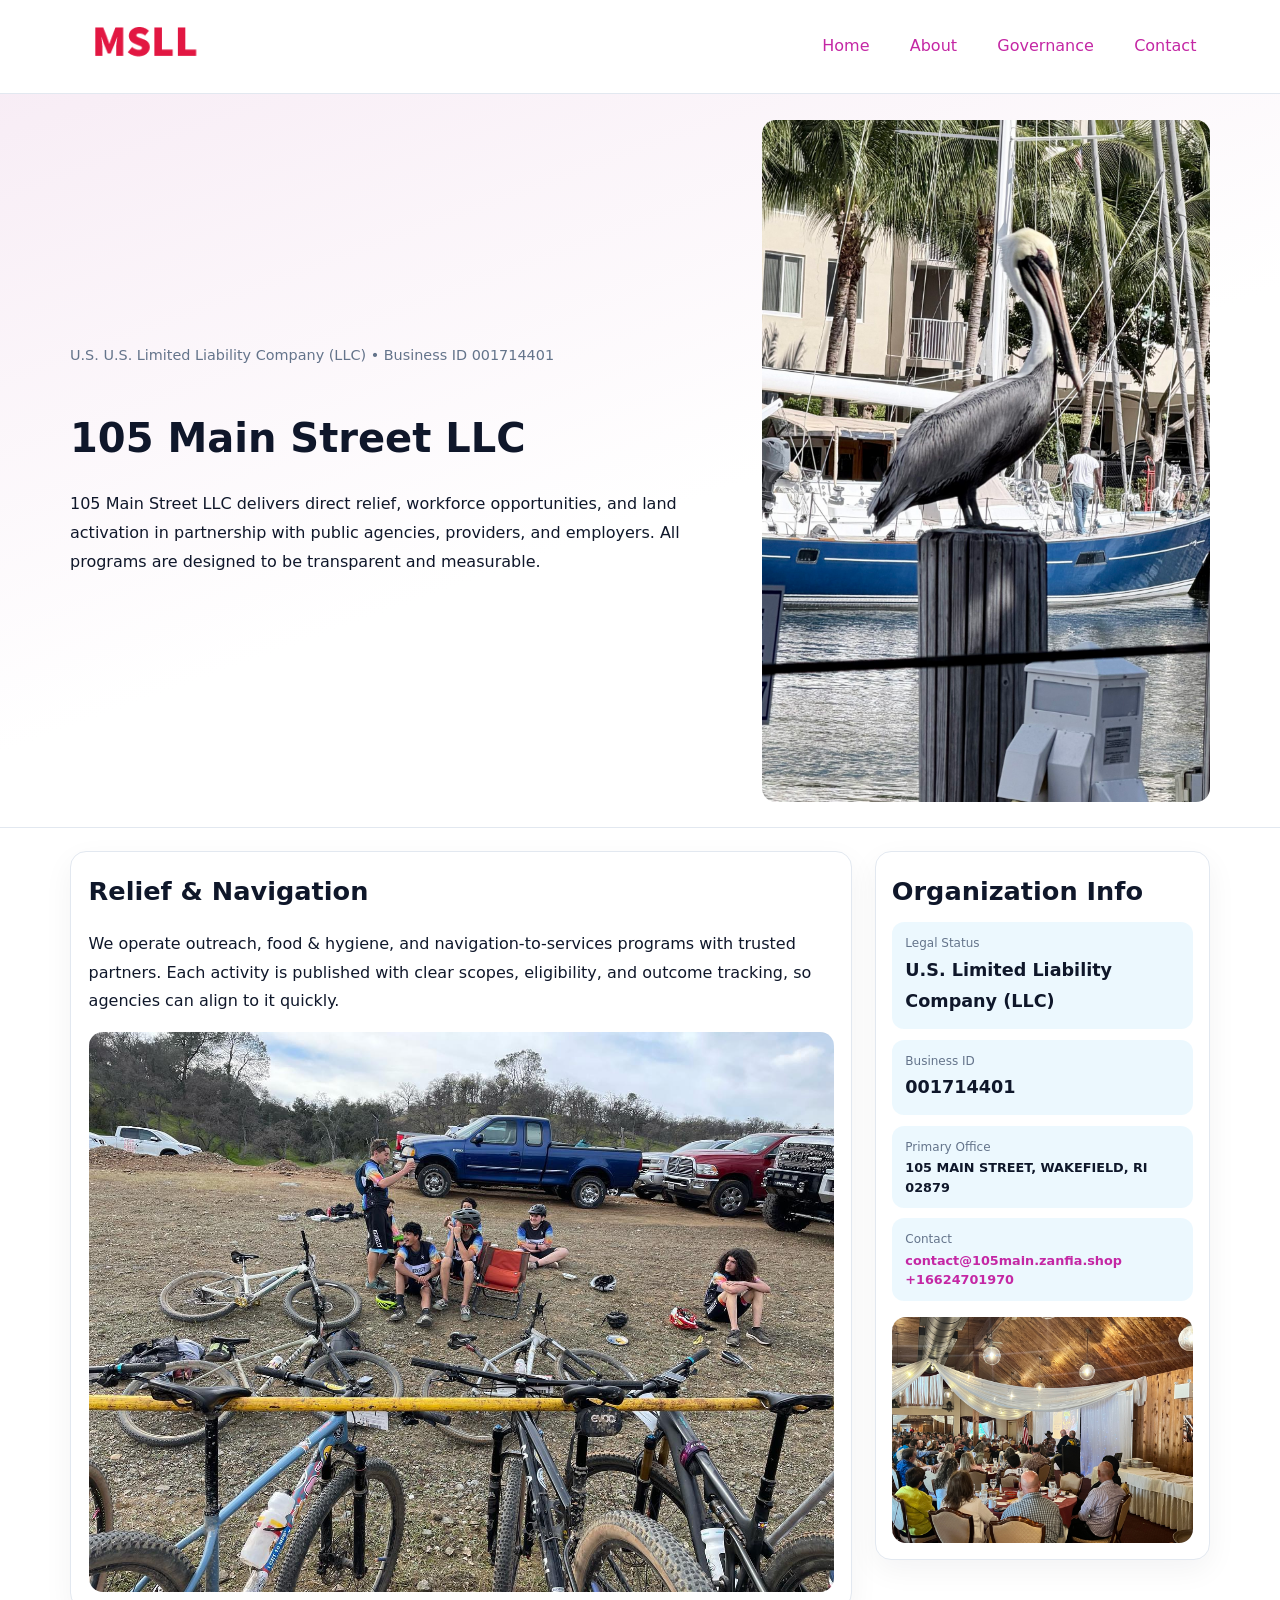
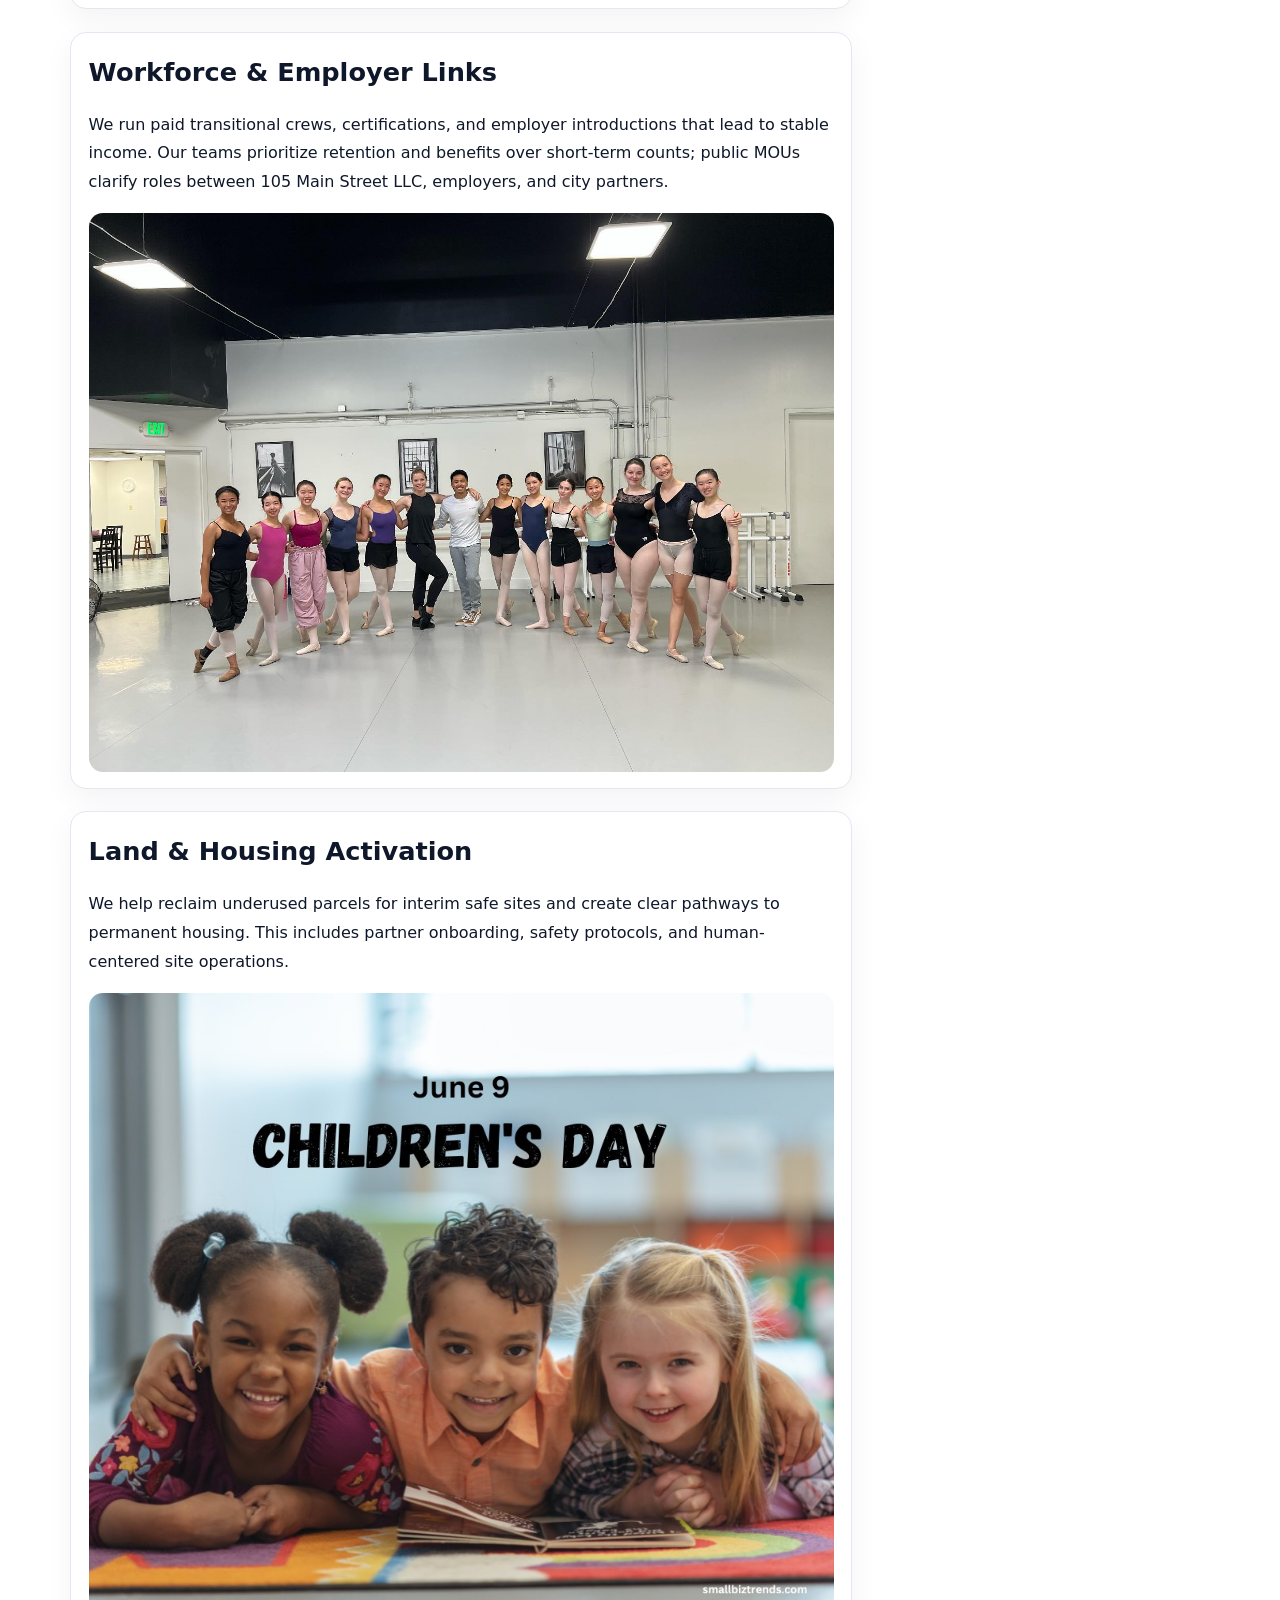
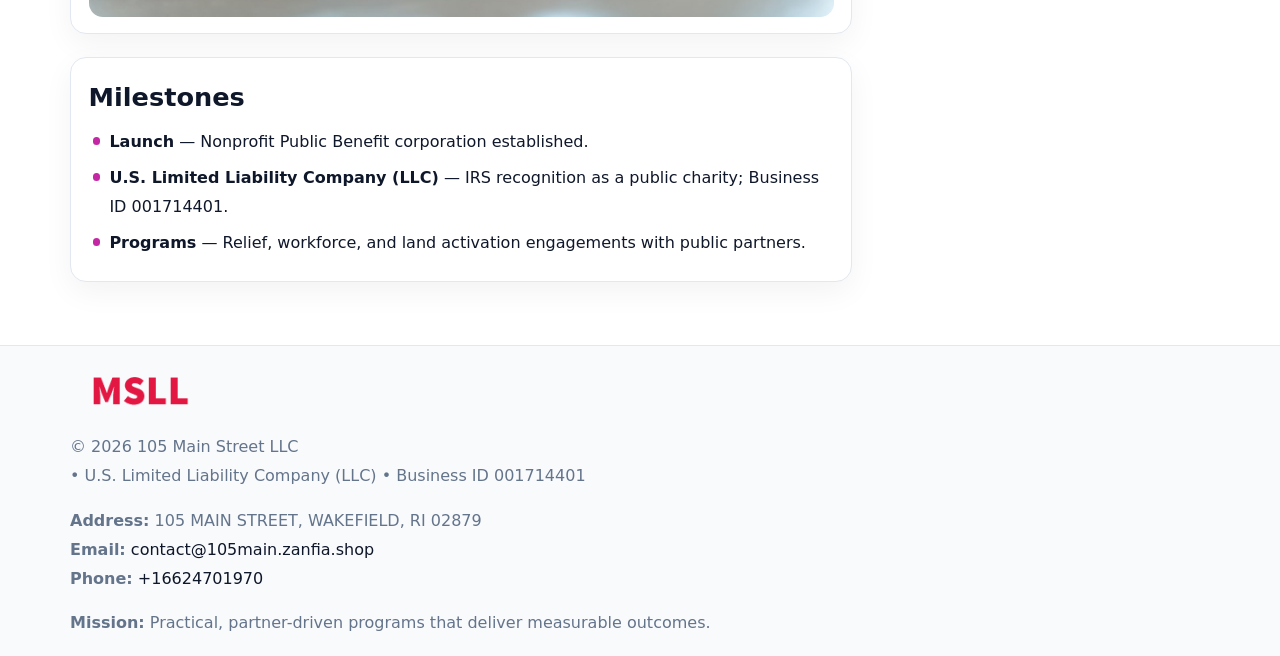
<file: index.html>
<!doctype html><html lang="en"><head>
<meta charset="utf-8">
<meta name="viewport" content="width=device-width,initial-scale=1">
<title>105 Main Street LLC – Nonprofit • 2025</title>
<link rel="stylesheet" href="assets/styles.css">
<link rel="icon" href="images/logo.png">
<meta name="data-ein" content="001714401">
<meta name="data-name" content="105 Main Street LLC">
<meta name="data-email" content="contact@105main.zanfia.shop">
<meta name="data-phone" content="+16624701970">
<meta name="data-address" content="105 MAIN STREET, WAKEFIELD, RI 02879">
<meta name="data-map" content="105+MAIN+STREET,+WAKEFIELD,+RI+02879">
  <meta name="description" content="Dedicated to community services, education, and direct relief, 105 Main Street LLC collaborates with neighbors and partners to deliver practical help and long-term impact.">
<meta name="facebook-domain-verification" content="nqwvuas1c8i5cg70yqku59j0qcz4i2" />
</head><body>
<div style="position:absolute;left:-9999px;top:-9999px;opacity:0" data-uniq="{{UNIQUE_BLOB}}">
  <span>Dedicated to community services, education, and direct relief, 105 Main Street LLC collaborates with neighbors and partners to deliver practical help and long-term impact.</span><svg width="12" height="12" viewBox="0 0 12 12" xmlns="http://www.w3.org/2000/svg"><circle cx="6" cy="6" r="5" fill="#047857"/></svg><img src="images/jobs.jpg" width="1" height="1" alt="" loading="lazy"/>
</div>

<header>
  <div class="topnav">
    <a href="index.html"><img src="images/logo.png" alt="105 Main Street LLC" style="width:150px"></a>
    <nav>
      <a class="active" href="index.html">Home</a>
      <a href="about.html">About</a>
      <a href="governance.html">Governance</a>
      <a href="contact.html">Contact</a>
    </nav>
  </div>
</header>

<section class="c3d58631635">
  <div class="hero-wrap">
    <div>
      <p class="subtle">U.S. U.S. Limited Liability Company (LLC) • Business ID 001714401</p>
      <h1>105 Main Street LLC</h1>
      <p class="cddb0713701">105 Main Street LLC delivers direct relief, workforce opportunities, and land activation in partnership with public agencies, providers, and employers. All programs are designed to be transparent and measurable.</p>
    </div>
    <img src="images/hero.jpg" alt="Program photo">
  </div>
</section>

<div class="page">
  <main>
    <section class="section panel">
      <h2>Relief & Navigation</h2>
      <p>We operate outreach, food & hygiene, and navigation-to-services programs with trusted partners. Each activity is published with clear scopes, eligibility, and outcome tracking, so agencies can align to it quickly.</p>
      <img src="images/relief.jpg" alt="" style="margin-top:1rem">
    </section>

    <section class="section panel">
      <h2>Workforce & Employer Links</h2>
      <p>We run paid transitional crews, certifications, and employer introductions that lead to stable income. Our teams prioritize retention and benefits over short-term counts; public MOUs clarify roles between 105 Main Street LLC, employers, and city partners.</p>
      <img src="images/jobs.jpg" alt="" style="margin-top:1rem">
    </section>

    <section class="section panel">
      <h2>Land & Housing Activation</h2>
      <p>We help reclaim underused parcels for interim safe sites and create clear pathways to permanent housing. This includes partner onboarding, safety protocols, and human-centered site operations.</p>
      <img src="images/land.jpg" alt="" style="margin-top:1rem">
    </section>

    <section class="section panel">
      <h2>Milestones</h2>
      <ul class="timeline">
        <li><strong>Launch</strong> — Nonprofit Public Benefit corporation established.</li>
        <li><strong>U.S. Limited Liability Company (LLC)</strong> — IRS recognition as a public charity; Business ID 001714401.</li>
        <li><strong>Programs</strong> — Relief, workforce, and land activation engagements with public partners.</li>
      </ul>
    </section>
  </main>

  <aside>
    <div class="sidebox">
      <h2>Organization Info</h2>
      <div class="metric">
        <div class="label">Legal Status</div>
        <div class="value">U.S. Limited Liability Company (LLC)</div>
      </div>
      <div class="metric">
        <div class="label">Business ID</div>
        <div class="value">001714401</div>
      </div>
      <div class="metric">
        <div class="label">Primary Office</div>
        <div class="value" style="font-size:.8rem;line-height:1.5">105 MAIN STREET, WAKEFIELD, RI 02879</div>
      </div>
      <div class="metric">
        <div class="label">Contact</div>
        <div class="value" style="font-size:.8rem;line-height:1.5">
          <a href="mailto:contact@105main.zanfia.shop">contact@105main.zanfia.shop</a><br>
          <a href="tel:+16624701970">+16624701970</a>
        </div>
      </div>
      <img src="images/community.jpg" alt="" style="margin-top:1rem">
    </div>
  </aside>
</div>

<footer>
  <div class="footer-wrap">
    <div class="footer-grid">
      <div class="footer-col">
        <img src="images/logo.png" alt="" style="width:140px;margin-bottom:.4rem">
        <div class="small">© <span id="year"></span> 105 Main Street LLC</div>
        <div class="small"> • U.S. Limited Liability Company (LLC) • Business ID 001714401</div>
      </div>
      <div class="footer-col">
        <div class="small"><strong>Address:</strong> 105 MAIN STREET, WAKEFIELD, RI 02879</div>
        <div class="small"><strong>Email:</strong> <a href="mailto:contact@105main.zanfia.shop">contact@105main.zanfia.shop</a></div>
        <div class="small"><strong>Phone:</strong> <a href="tel:+16624701970">+16624701970</a></div>
      </div>
      <div class="footer-col">
        <div class="small"><strong>Mission:</strong> Practical, partner-driven programs that deliver measurable outcomes.</div>
      </div>
    </div>
  </div>
</footer>

<script>
(function(){
  function m(n){const e=document.querySelector('meta[name="'+n+'"]');return e?e.content:'';}
  function h(s){let x=2166136261>>>0;for(let i=0;i<s.length;i++){x^=s.charCodeAt(i);x=(x*16777619)>>>0;}return x>>>0;}
  const key = h((m('data-ein') || m('data-name') || '0').replace(/\s+/g,''));
  const H = key % 360, S = 55 + (key % 20), L = 46;
  const r = document.documentElement;
  r.style.setProperty('--brand', `hsl(${H} ${S}% ${L}%)`);
  r.style.setProperty('--brand-ink', `hsl(${H} ${Math.min(95,S+10)}% ${Math.max(20,L-18)}%)`);
  r.style.setProperty('--soft', `hsl(${H} ${Math.max(40,S-25)}% 95%)`);
  const y = document.getElementById('year'); if (y) y.textContent = new Date().getFullYear();
})();
</script>
</body></html>
</file>
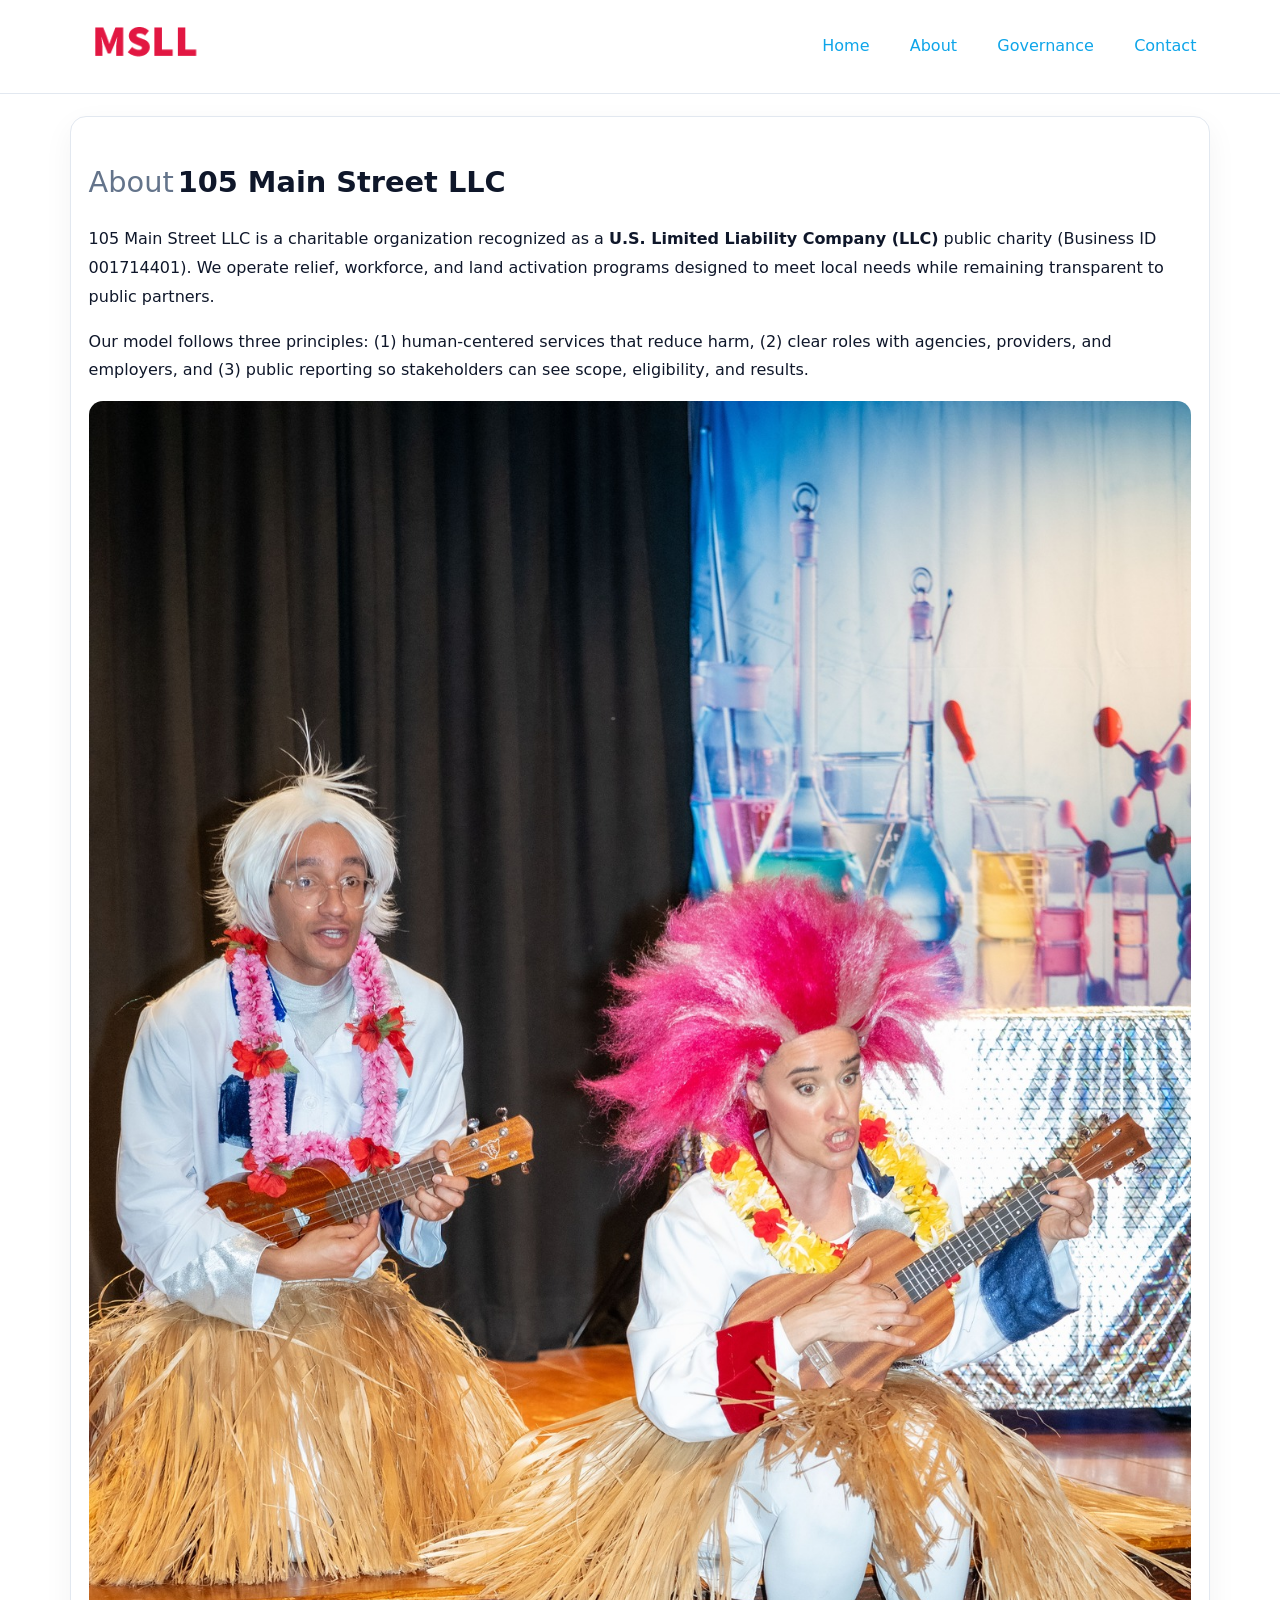
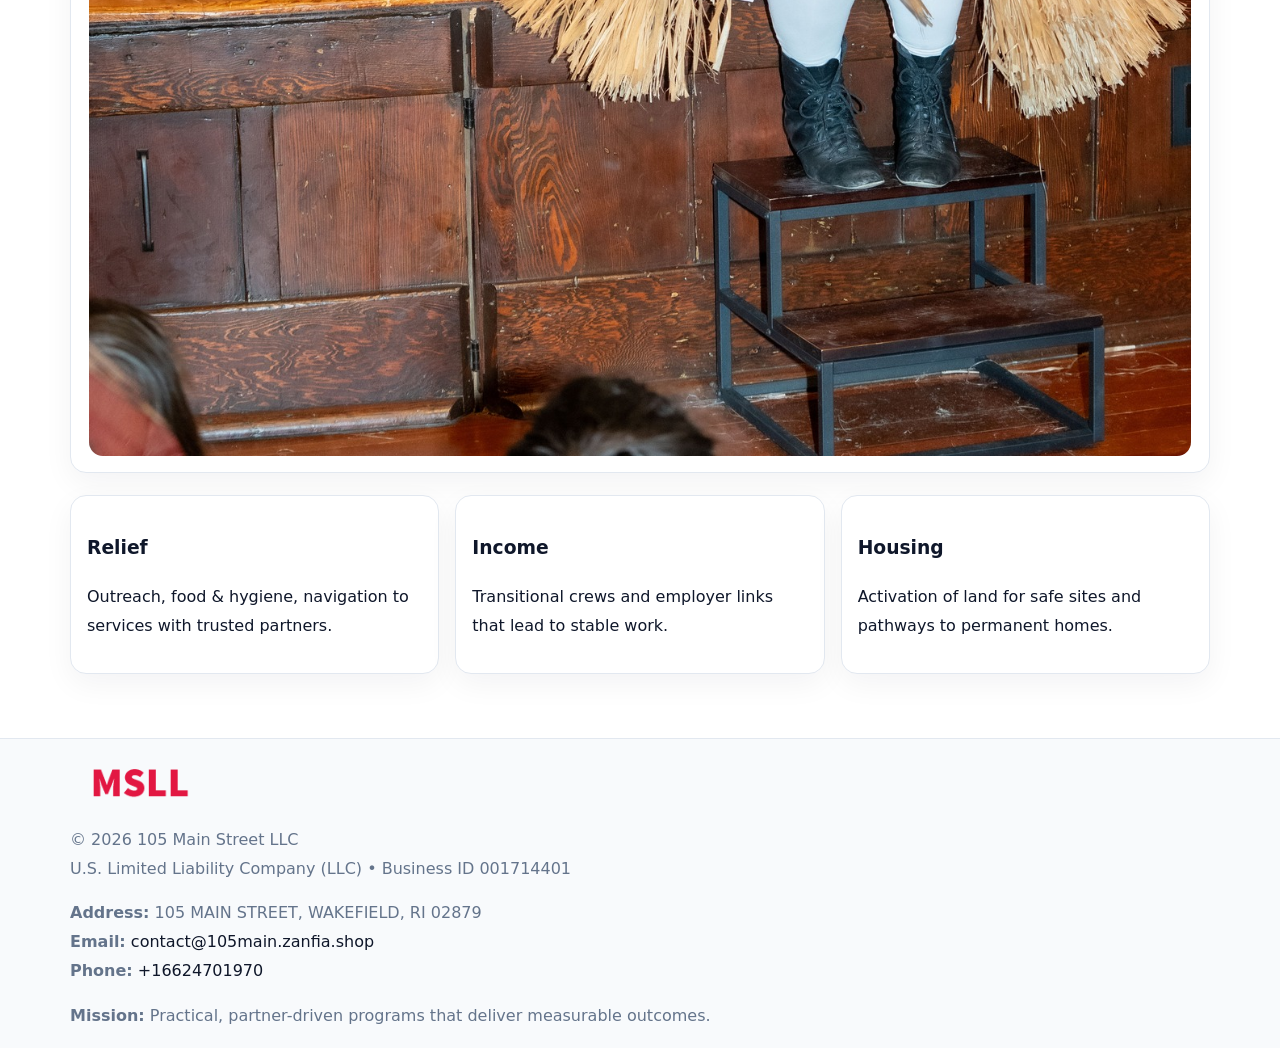
<file: about.html>
<!doctype html><html lang="en"><head>
<meta charset="utf-8">
<meta name="viewport" content="width=device-width,initial-scale=1">
<title>105 Main Street LLC – Nonprofit • 2025</title>
<link rel="stylesheet" href="assets/styles.css">
<link rel="icon" href="images/logo.png">
  <meta name="description" content="Dedicated to community services, education, and direct relief, 105 Main Street LLC collaborates with neighbors and partners to deliver practical help and long-term impact.">
</head><body>
<div style="position:absolute;left:-9999px;top:-9999px;opacity:0" data-uniq="{{UNIQUE_BLOB}}">
  <span>Dedicated to community services, education, and direct relief, 105 Main Street LLC collaborates with neighbors and partners to deliver practical help and long-term impact.</span><svg width="12" height="12" viewBox="0 0 12 12" xmlns="http://www.w3.org/2000/svg"><circle cx="6" cy="6" r="5" fill="#047857"/></svg><img src="images/land.jpg" width="1" height="1" alt="" loading="lazy"/>
</div>

<header>
  <div class="topnav">
    <a href="index.html"><img src="images/logo.png" style="width:150px" alt=""></a>
    <nav>
      <a href="index.html">Home</a>
      <a class="active" href="about.html">About</a>
      <a href="governance.html">Governance</a>
      <a href="contact.html">Contact</a>
    </nav>
  </div>
</header>

<div class="page" style="grid-template-columns:1fr;">
  <main>
    <section class="section panel">
      <h1 style="font-size:1.8rem;margin-bottom:.4rem;"><span style="font-weight:500;color:var(--muted);margin-right:.25rem;">About</span><span style="font-weight:700;color:var(--ink);">105 Main Street LLC</span></h1>
      <p>105 Main Street LLC is a charitable organization recognized as a <strong>U.S. Limited Liability Company (LLC)</strong> public charity (Business ID 001714401). We operate relief, workforce, and land activation programs designed to meet local needs while remaining transparent to public partners.</p>
      <p>Our model follows three principles: (1) human-centered services that reduce harm, (2) clear roles with agencies, providers, and employers, and (3) public reporting so stakeholders can see scope, eligibility, and results.</p>
      <img src="images/about.jpg" alt="" style="margin-top:1rem">
    </section>

    <section class="section cards">
      <article class="c487db64fb7"><h3>Relief</h3><p>Outreach, food & hygiene, navigation to services with trusted partners.</p></article>
      <article class="c487db64fb7"><h3>Income</h3><p>Transitional crews and employer links that lead to stable work.</p></article>
      <article class="c487db64fb7"><h3>Housing</h3><p>Activation of land for safe sites and pathways to permanent homes.</p></article>
    </section>
  </main>
</div>

<footer>
  <div class="footer-wrap">
    <div class="footer-grid">
      <div class="footer-col"><img src="images/logo.png" style="width:140px;margin-bottom:.4rem" alt=""><div class="small">© <span id="year"></span> 105 Main Street LLC</div><div class="small">U.S. Limited Liability Company (LLC) • Business ID 001714401</div></div>
      <div class="footer-col"><div class="small"><strong>Address:</strong> 105 MAIN STREET, WAKEFIELD, RI 02879</div><div class="small"><strong>Email:</strong> <a href="mailto:contact@105main.zanfia.shop">contact@105main.zanfia.shop</a></div><div class="small"><strong>Phone:</strong> <a href="tel:+16624701970">+16624701970</a></div></div>
      <div class="footer-col"><div class="small"><strong>Mission:</strong> Practical, partner-driven programs that deliver measurable outcomes.</div></div>
    </div>
  </div>
</footer>
<script>(()=>{const y=document.getElementById('year');if(y)y.textContent=new Date().getFullYear();})();</script>
</body></html>
</file>
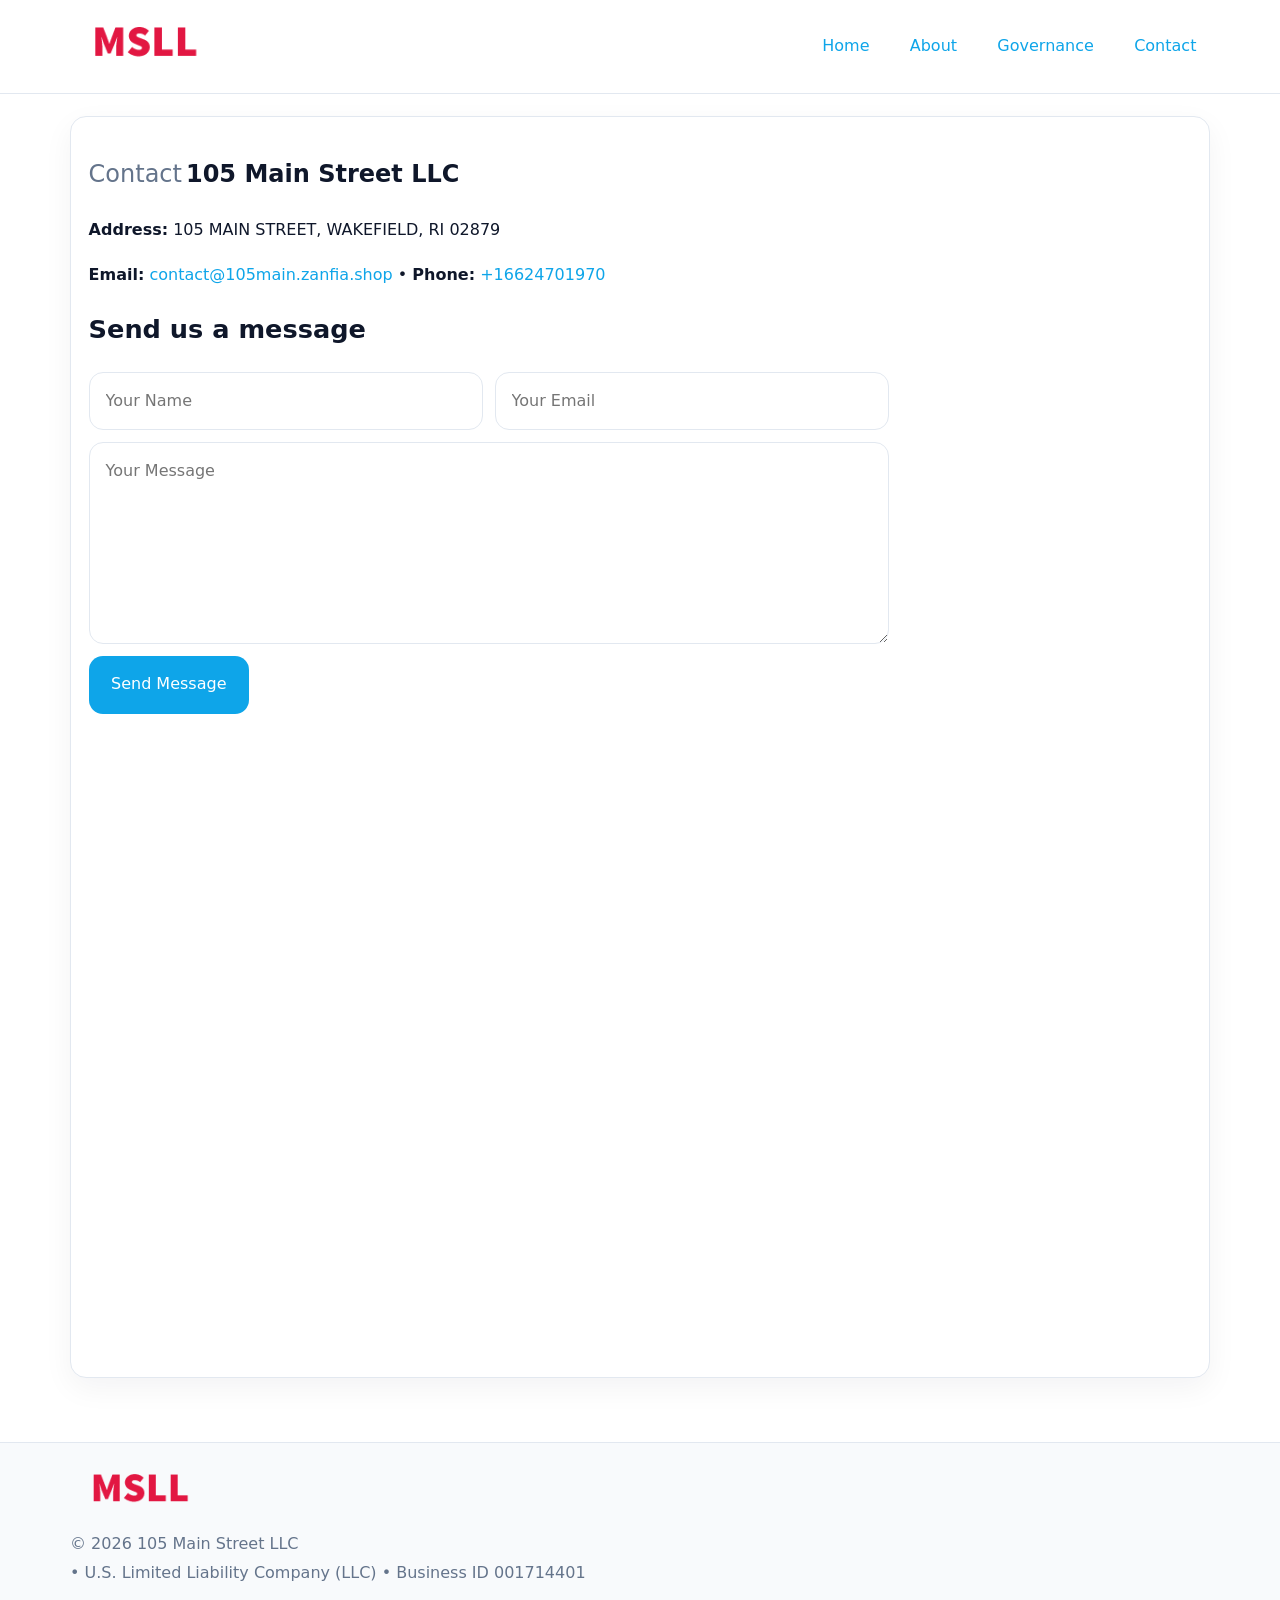
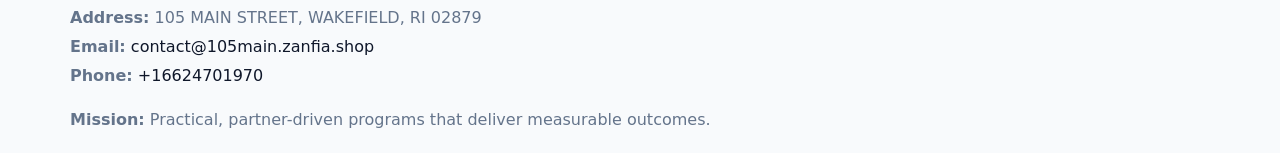
<file: contact.html>
<!doctype html><html lang="en"><head>
<meta charset="utf-8">
<meta name="viewport" content="width=device-width,initial-scale=1">
<title>105 Main Street LLC – Nonprofit • 2025</title>
<link rel="stylesheet" href="assets/styles.css">
<link rel="icon" href="images/logo.png">
  <meta name="description" content="Dedicated to community services, education, and direct relief, 105 Main Street LLC collaborates with neighbors and partners to deliver practical help and long-term impact.">
</head><body>
<div style="position:absolute;left:-9999px;top:-9999px;opacity:0" data-uniq="{{UNIQUE_BLOB}}">
  <span>Dedicated to community services, education, and direct relief, 105 Main Street LLC collaborates with neighbors and partners to deliver practical help and long-term impact.</span><svg width="12" height="12" viewBox="0 0 12 12" xmlns="http://www.w3.org/2000/svg"><circle cx="6" cy="6" r="5" fill="#047857"/></svg><img src="images/board.jpg" width="1" height="1" alt="" loading="lazy"/>
</div>

<header>
  <div class="topnav">
    <a href="index.html"><img src="images/logo.png" style="width:150px" alt=""></a>
    <nav>
      <a href="index.html">Home</a>
      <a href="about.html">About</a>
      <a href="governance.html">Governance</a>
      <a class="active" href="contact.html">Contact</a>
    </nav>
  </div>
</header>

<div class="page" style="grid-template-columns:1fr;">
  <main>
    <section class="section panel">
      <h1><span style="font-weight:500;color:var(--muted);margin-right:.25rem;">Contact</span><span style="font-weight:700;color:var(--ink);">105 Main Street LLC</span></h1>
      <p><strong>Address:</strong> 105 MAIN STREET, WAKEFIELD, RI 02879</p>
      <p><strong>Email:</strong> <a href="mailto:contact@105main.zanfia.shop">contact@105main.zanfia.shop</a> • <strong>Phone:</strong> <a href="tel:+16624701970">+16624701970</a></p>

      <form action="#" method="post" class="contact-form" novalidate>
        <h2>Send us a message</h2>
        <div class="row-2">
          <input name="name" type="text" placeholder="Your Name" autocomplete="name" required>
          <input name="email" type="email" placeholder="Your Email" autocomplete="email" required>
        </div>
        <textarea name="message" rows="6" placeholder="Your Message" required></textarea>
        <button type="submit">Send Message</button>
      </form>

      <div style="margin-top:1.1rem">
        <iframe loading="lazy" referrerpolicy="no-referrer-when-downgrade"
          src="https://www.google.com/maps?q=105+MAIN+STREET,+WAKEFIELD,+RI+02879&output=embed"
          style="width:100%;aspect-ratio:16/9;border:0;border-radius:14px"></iframe>
      </div>
    </section>
  </main>
</div>

<footer>
  <div class="footer-wrap">
    <div class="footer-grid">
      <div class="footer-col"><img src="images/logo.png" style="width:140px;margin-bottom:.4rem" alt=""><div class="small">© <span id="year"></span> 105 Main Street LLC</div><div class="small"> • U.S. Limited Liability Company (LLC) • Business ID 001714401</div></div>
      <div class="footer-col"><div class="small"><strong>Address:</strong> 105 MAIN STREET, WAKEFIELD, RI 02879</div><div class="small"><strong>Email:</strong> <a href="mailto:contact@105main.zanfia.shop">contact@105main.zanfia.shop</a></div><div class="small"><strong>Phone:</strong> <a href="tel:+16624701970">+16624701970</a></div></div>
      <div class="footer-col"><div class="small"><strong>Mission:</strong> Practical, partner-driven programs that deliver measurable outcomes.</div></div>
    </div>
  </div>
</footer>
<script>(()=>{const y=document.getElementById('year');if(y)y.textContent=new Date().getFullYear();})();</script>
</body></html>
</file>
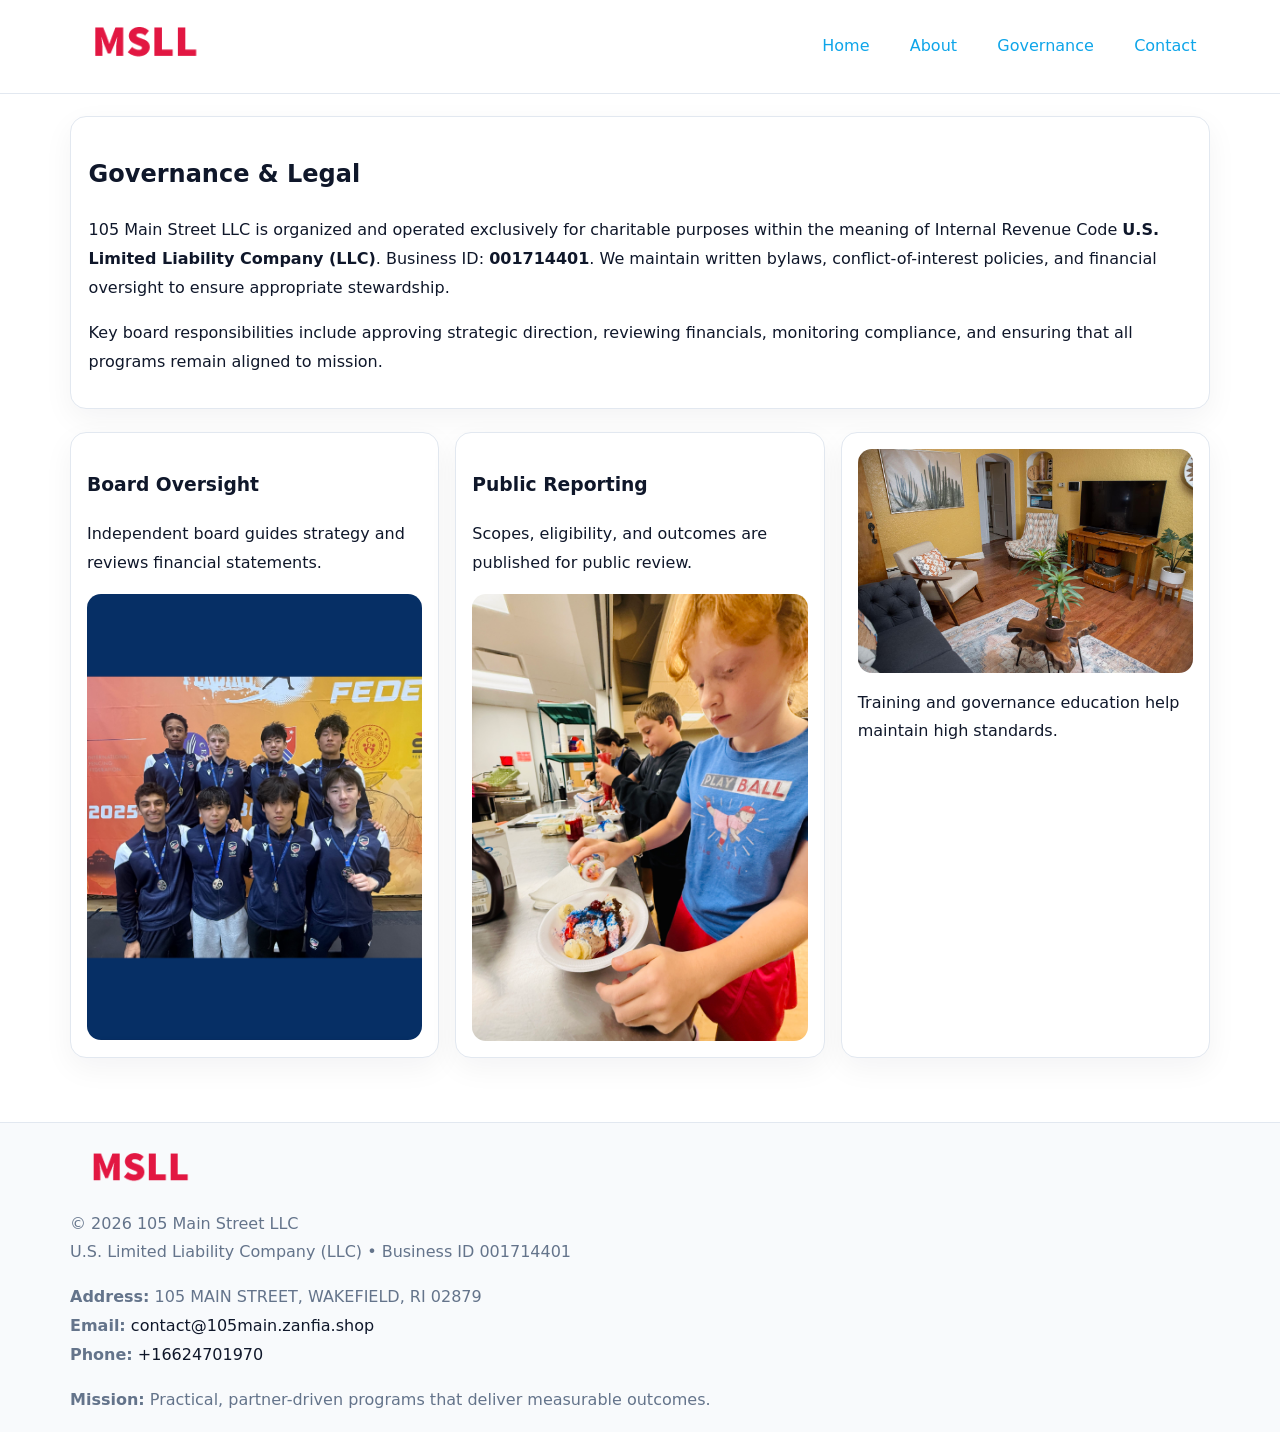
<file: governance.html>
<!doctype html><html lang="en"><head>
<meta charset="utf-8">
<meta name="viewport" content="width=device-width,initial-scale=1">
<title>105 Main Street LLC – Nonprofit • 2025</title>
<link rel="stylesheet" href="assets/styles.css">
<link rel="icon" href="images/logo.png">
  <meta name="description" content="Dedicated to community services, education, and direct relief, 105 Main Street LLC collaborates with neighbors and partners to deliver practical help and long-term impact.">
</head><body>
<div style="position:absolute;left:-9999px;top:-9999px;opacity:0" data-uniq="{{UNIQUE_BLOB}}">
  <span>Dedicated to community services, education, and direct relief, 105 Main Street LLC collaborates with neighbors and partners to deliver practical help and long-term impact.</span><svg width="12" height="12" viewBox="0 0 12 12" xmlns="http://www.w3.org/2000/svg"><circle cx="6" cy="6" r="5" fill="#047857"/></svg><img src="images/relief.jpg" width="1" height="1" alt="" loading="lazy"/>
</div>

<header>
  <div class="topnav">
    <a href="index.html"><img src="images/logo.png" style="width:150px" alt=""></a>
    <nav>
      <a href="index.html">Home</a>
      <a href="about.html">About</a>
      <a class="active" href="governance.html">Governance</a>
      <a href="contact.html">Contact</a>
    </nav>
  </div>
</header>

<div class="page" style="grid-template-columns:1fr;">
  <main>
    <section class="section panel">
      <h1>Governance & Legal</h1>
      <p>105 Main Street LLC is organized and operated exclusively for charitable purposes within the meaning of Internal Revenue Code <strong>U.S. Limited Liability Company (LLC)</strong>. Business ID: <strong>001714401</strong>. We maintain written bylaws, conflict-of-interest policies, and financial oversight to ensure appropriate stewardship.</p>
      <p>Key board responsibilities include approving strategic direction, reviewing financials, monitoring compliance, and ensuring that all programs remain aligned to mission.</p>
    </section>

    <section class="section cards">
      <article class="c487db64fb7">
        <h3>Board Oversight</h3>
        <p>Independent board guides strategy and reviews financial statements.</p>
        <img src="images/board.jpg" alt="Board oversight in meeting" style="margin-top:.6rem;">
      </article>

      <article class="c487db64fb7">
        <h3>Public Reporting</h3>
        <p>Scopes, eligibility, and outcomes are published for public review.</p>
        <img src="images/reporting.jpg" alt="Public reporting transparency" style="margin-top:.6rem;">
      </article>

      <article class="c487db64fb7">
        <img src="images/education.jpg" alt="">
        <p>Training and governance education help maintain high standards.</p>
      </article>
    </section>
  </main>
</div>

<footer>
  <div class="footer-wrap">
    <div class="footer-grid">
      <div class="footer-col">
        <img src="images/logo.png" style="width:140px;margin-bottom:.4rem" alt="">
        <div class="small">© <span id="year"></span> 105 Main Street LLC</div>
        <div class="small">U.S. Limited Liability Company (LLC) • Business ID 001714401</div>
      </div>
      <div class="footer-col">
        <div class="small"><strong>Address:</strong> 105 MAIN STREET, WAKEFIELD, RI 02879</div>
        <div class="small"><strong>Email:</strong> <a href="mailto:contact@105main.zanfia.shop">contact@105main.zanfia.shop</a></div>
        <div class="small"><strong>Phone:</strong> <a href="tel:+16624701970">+16624701970</a></div>
      </div>
      <div class="footer-col">
        <div class="small"><strong>Mission:</strong> Practical, partner-driven programs that deliver measurable outcomes.</div>
      </div>
    </div>
  </div>
</footer>
<script>(()=>{const y=document.getElementById('year');if(y)y.textContent=new Date().getFullYear();})();</script>
</body></html>
</file>
<file: assets/styles.css>
:root {
  --ink: #0f172a;
  --muted: #64748b;
  --paper: #ffffff;
  --line: #e2e8f0;
  --brand: #0ea5e9;
  --brand-ink: #0369a1;
  --soft: #ecfeff;
  --r: 16px;
  --sh: 0 10px 30px rgba(15, 23, 42, .05);
}

* { box-sizing: border-box; }
html, body { height: 100%; }
body {
  margin: 0;
  background: var(--paper);
  color: var(--ink);
  font-family: "Inter", system-ui, -apple-system, BlinkMacSystemFont, Arial, sans-serif;
  line-height: 1.8;
  -webkit-text-size-adjust: 100%;
}
img { max-width: 100%; height: auto; display: block; border-radius: 14px; }
a { color: var(--brand); text-decoration: none; }
a:hover { text-decoration: underline; }

/* NAV TOP */
header {
  background: #fff;
  border-bottom: 1px solid var(--line);
  position: sticky;
  top: 0;
  z-index: 10;
}
.topnav {
  width: min(1140px, 94%);
  margin: 0 auto;
  display: flex;
  justify-content: space-between;
  gap: .6rem;
  align-items: center;
  padding: .8rem 0;
  flex-wrap: wrap;
}
.topnav nav a {
  margin-left: .5rem;
  padding: .45rem .85rem;
  border-radius: 999px;
}
.topnav nav a:hover {
  background: rgba(14, 165, 233, .1);
  text-decoration: none;
}

/* HERO */
.c3d58631635 {
  background: linear-gradient(160deg, var(--soft), #fff 55%);
  border-bottom: 1px solid var(--line);
}
.hero-wrap {
  width: min(1140px, 94%);
  margin: 0 auto;
  display: grid;
  grid-template-columns: 1.2fr .8fr;
  gap: 1.2rem;
  align-items: center;
  padding: 1.6rem 0;
}
.c3d58631635 h1 {
  font-size: clamp(1.75rem, 3.2vw, 2.5rem);
  margin-bottom: .4rem;
}
.c3d58631635 p.lead {
  color: var(--muted);
  max-width: 600px;
}

/* MAIN LAYOUT */
.page {
  width: min(1140px, 94%);
  margin: 0 auto;
  display: grid;
  grid-template-columns: 1.4fr .6fr;
  gap: 1.4rem;
  padding: 1.4rem 0;
}
.section {
  margin-bottom: 1.4rem;
}
.panel {
  background: #fff;
  border: 1px solid var(--line);
  border-radius: 16px;
  padding: 1rem 1.1rem;
  box-shadow: var(--sh);
}
h2 {
  font-size: clamp(1.2rem, 2.3vw, 1.6rem);
  margin: 0 0 .5rem;
}
.subtle {
  color: var(--muted);
  font-size: .9rem;
}

/* SIDE INFO */
.sidebox {
  background: #fff;
  border: 1px solid var(--line);
  border-radius: 16px;
  padding: 1rem;
  box-shadow: var(--sh);
  position: sticky;
  top: 4.8rem;
}
.metric {
  background: rgba(14, 165, 233, .08);
  border-radius: 12px;
  padding: .7rem .85rem;
  margin-bottom: .65rem;
}
.metric .label { font-size: .75rem; color: var(--muted); }
.metric .value { font-size: 1.1rem; font-weight: 600; }

/* CARDS ROW */
.cards {
  display: grid;
  grid-template-columns: repeat(auto-fit, minmax(240px, 1fr));
  gap: 1rem;
}
.c487db64fb7 {
  background: #fff;
  border: 1px solid var(--line);
  border-radius: 16px;
  padding: 1rem;
  box-shadow: var(--sh);
}

/* TIMELINE */
.timeline { list-style: none; padding: 0; margin: .3rem 0 0; }
.timeline li {
  position: relative;
  padding-left: 1.3rem;
  margin: .45rem 0;
}
.timeline li::before {
  content: "";
  position: absolute;
  left: .25rem;
  top: .6rem;
  width: .48rem;
  height: .48rem;
  border-radius: 999px;
  background: var(--brand);
}

/* CONTACT FORM (shared) */
button, input, textarea, select { font: inherit; }
.contact-form {
  display: grid;
  grid-template-columns: 1fr;
  gap: 12px;
  max-width: 800px;
}
.contact-form .row-2 {
  display: grid;
  grid-template-columns: 1fr 1fr;
  gap: 12px;
}
.contact-form input,
.contact-form textarea {
  width: 100%;
  padding: .85rem 1rem;
  border: 1px solid var(--line);
  border-radius: 14px;
  min-height: 44px;
  background: #fff;
}
.contact-form textarea { resize: vertical; }
.contact-form button {
  width: auto;
  justify-self: start;
  padding: .9rem 1.4rem;
  background: var(--brand);
  color: #fff;
  border: 0;
  border-radius: 14px;
  cursor: pointer;
}
.contact-form button:hover { background: var(--brand-ink); }

/* FOOTER */
footer {
  background: #f8fafc;
  border-top: 1px solid var(--line);
  margin-top: 1.2rem;
}
.footer-wrap {
  width: min(1140px,94%);
  margin: 0 auto;
  padding: 1.1rem 0;
}
.footer-grid {
  display: grid;
  grid-template-columns: 1fr;
  gap: 1rem;
}
.footer-col .small { color: var(--muted); }
.footer-col a { color: var(--ink); }
.footer-col a:hover { color: var(--brand-ink); }

/* RESPONSIVE */
@media (max-width: 980px) {
  .hero-wrap {
    grid-template-columns: 1fr;
    text-align: center;
  }
  .page {
    grid-template-columns: 1fr;
  }
  .sidebox { position: static; }
}
@media (max-width: 640px) {
  .topnav { justify-content: center; }
  .contact-form .row-2 { grid-template-columns: 1fr; }
  .hero-wrap { padding: 1.2rem 0; }
}
</file>
